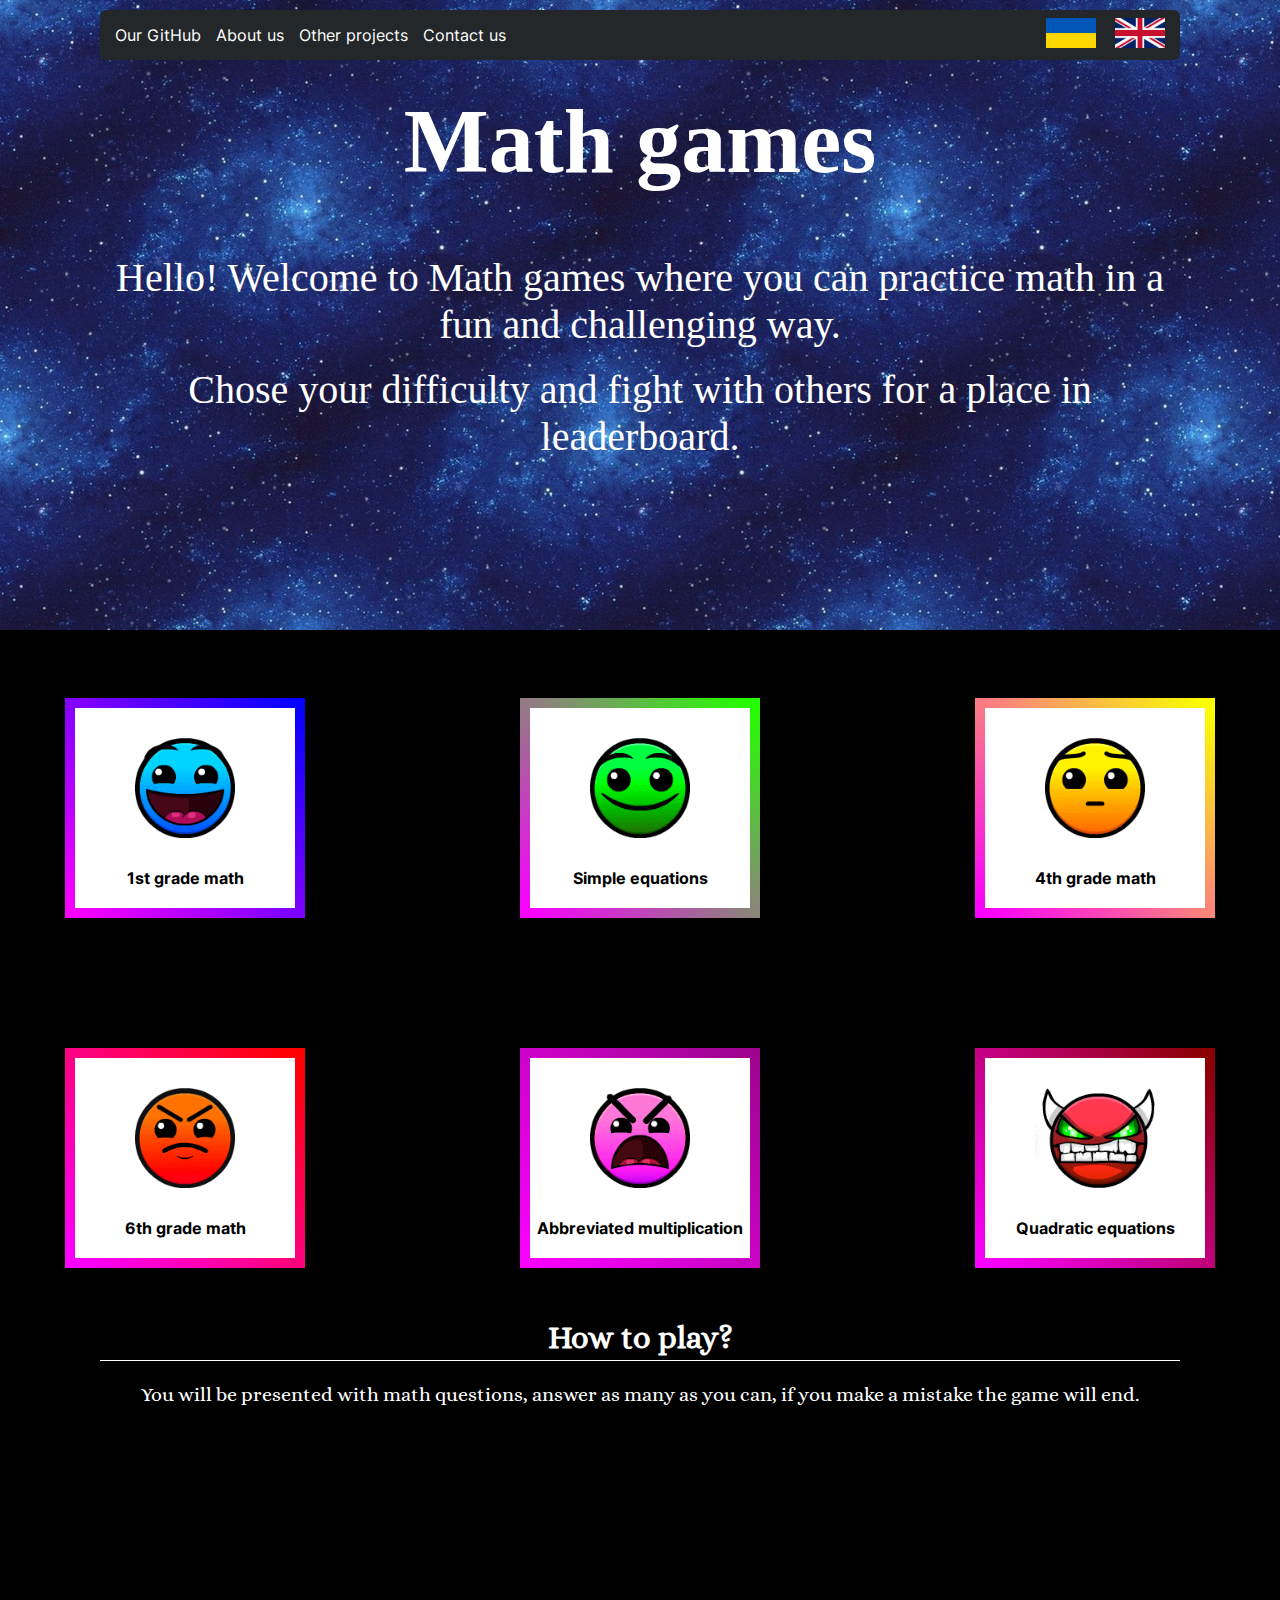
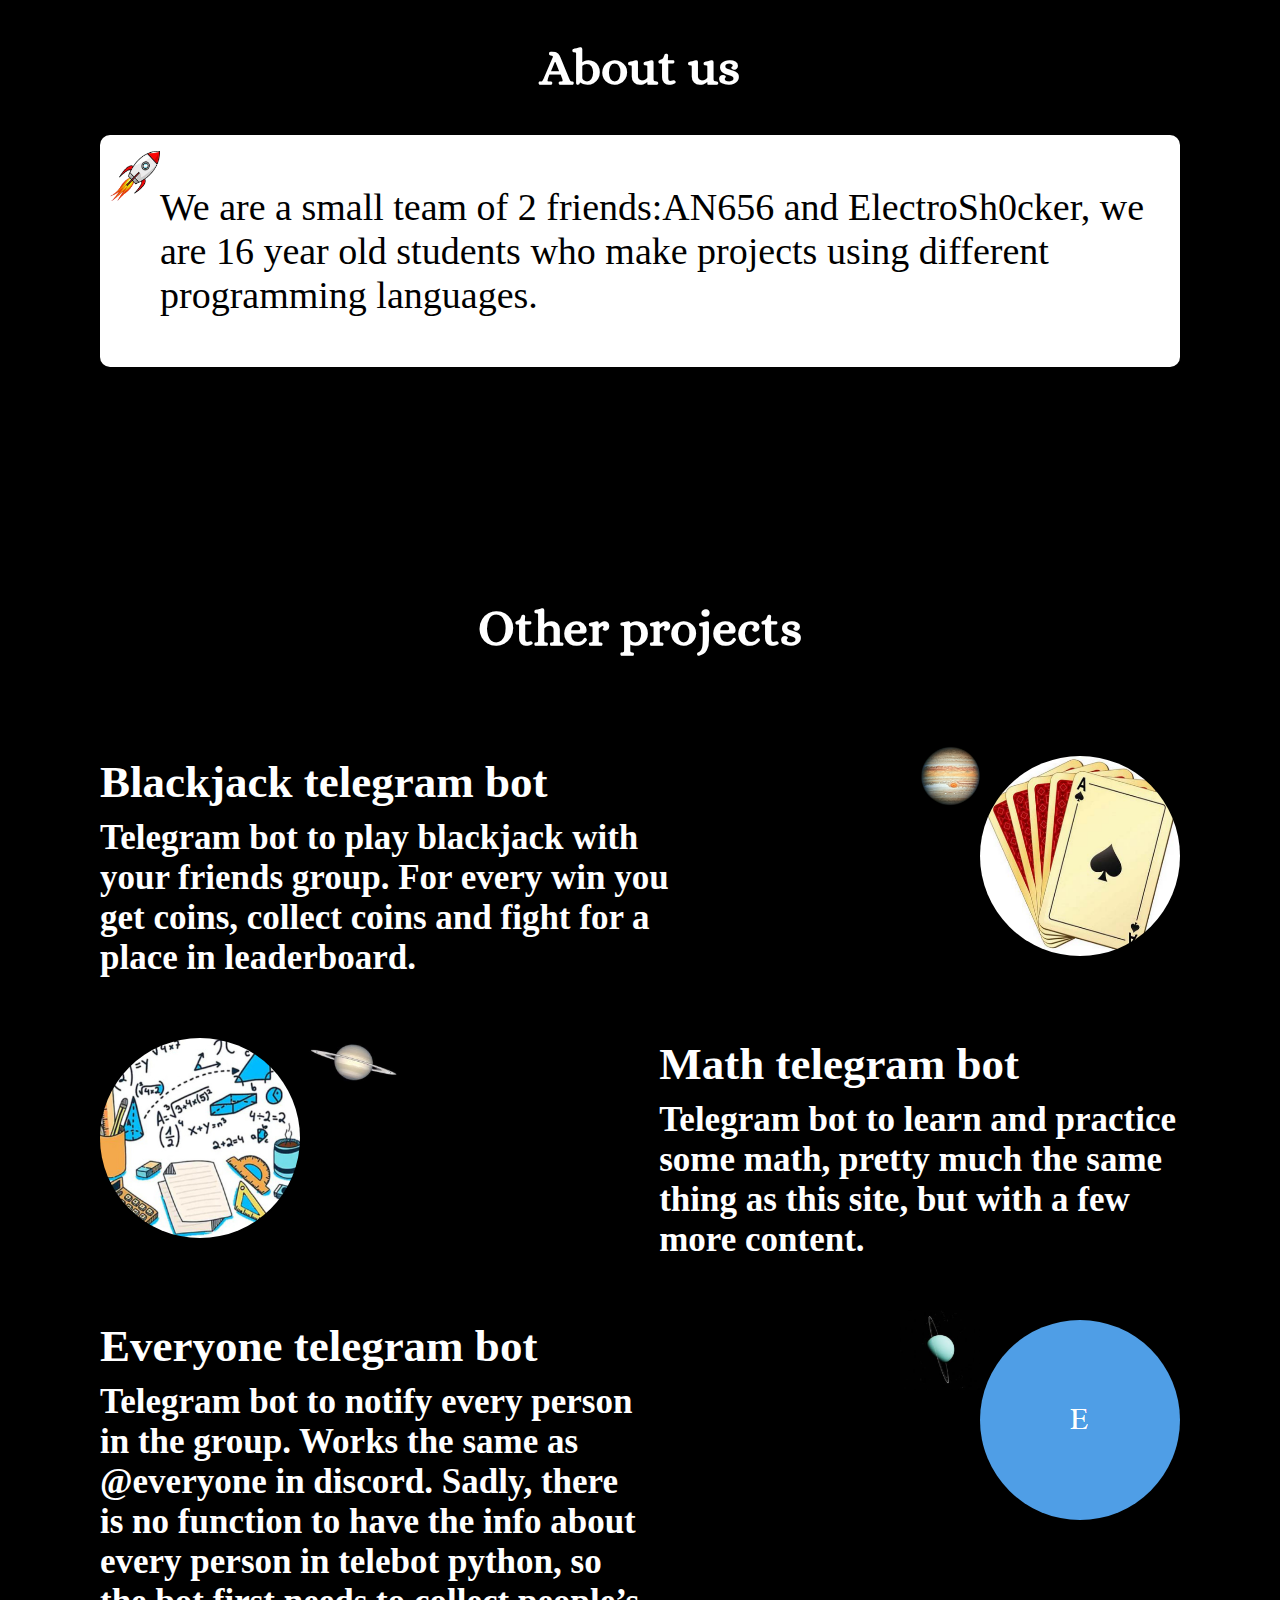
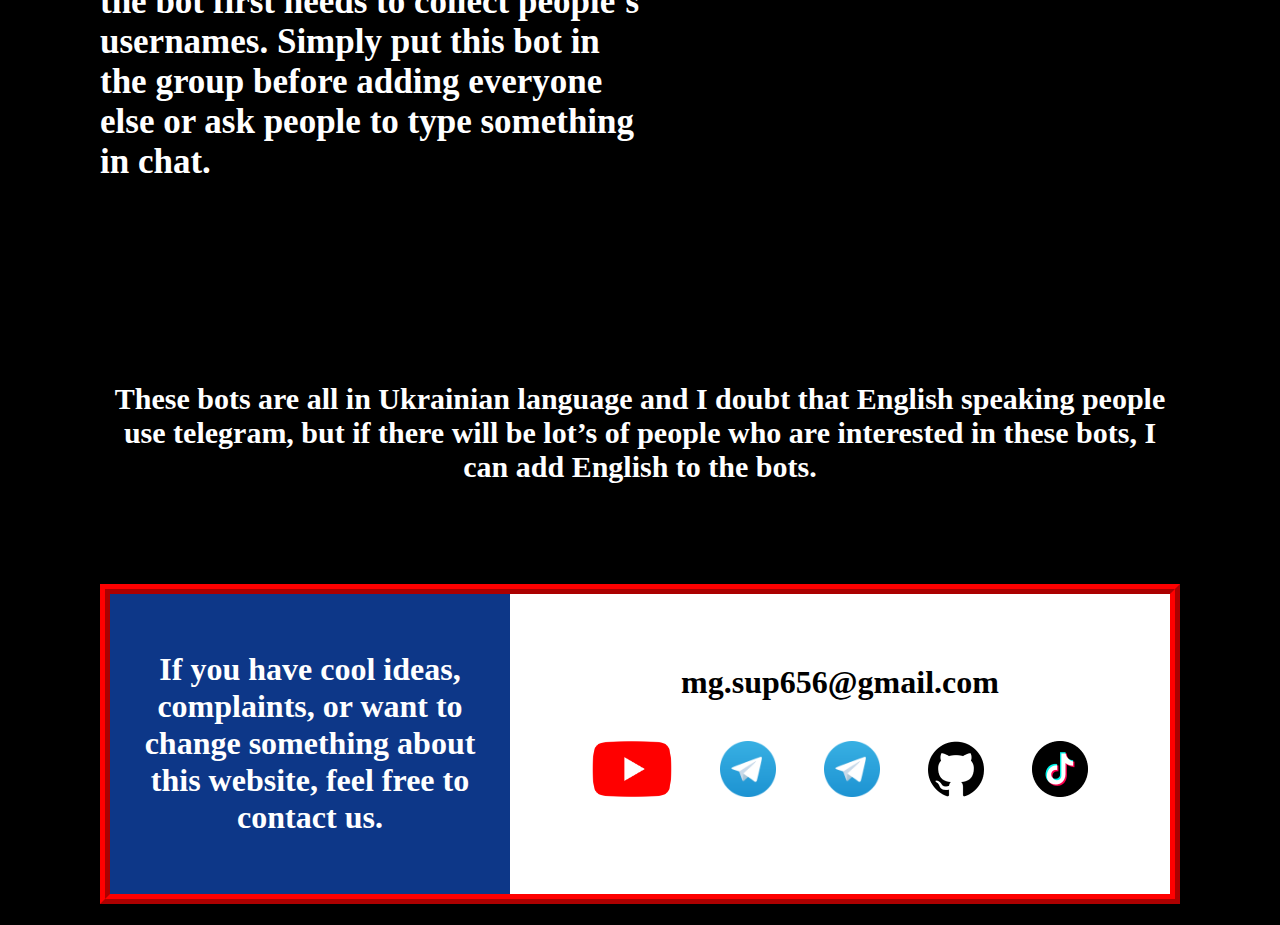
<file: BRAND NEW MATH SITE/index.html>
<!DOCTYPE html>
<html>
<head>
	<meta charset="utf-8">
	<link rel="stylesheet" href="NEW_Style.css">
	<meta name="viewport" content="width=device-width, initial-scale=1">
	<title></title>
		<div class="header_box">
		<a class="item" href = "https://github.com/ElectroSh0ker/Math_Gen">Our GitHub</a>
		<a class="item" href="#About_us">About us</a>
		<a class="item" href="#Other_projects">Other projects</a>
		<a class="item" href="#contact_section">Contact us</a>
		<div class="img_box">
			<a href="" class="click"><img src="Assets/Flag_of_Ukraine.webp" class="img" title="Switch to Ukranian"></a>
			<a href="" class="click"><img src="Assets/Flag_of_the_United_Kingdom.webp" class="img" title="Switch to English"></a>
		</div>
	</div>
</head>
<body>
<div class="bg_img">
	<h1 class= "MG">Math games</h1>
	<div class="text1">Hello! Welcome to Math games where you can practice math in a fun and challenging way.</div>
	<br>
	<div class="text1">Chose your difficulty and fight with others for a place in leaderboard.</div>
</div>	
<br>
<div class="difficulty_box">
	<div class="border1">
		<div class="difficulty_item"><img src="Assets/Easy_Icon.webp" class="difficulty_img"><div class="game_link">1st grade math</div></div>
	</div>
	<div class="border2">
		<div class="difficulty_item"><img src="Assets/Normal_Icon.webp" class="difficulty_img"><div class="game_link">Simple equations</div></div>
	</div>
	<div class="border3">
		<div class="difficulty_item"><img src="Assets/Hard_Icon.webp" class="difficulty_img"><div class="game_link">4th grade math</div></div>
	</div>
	<div class="border4">
		<div class="difficulty_item"><img src="Assets/Harder_Icon.webp" class="difficulty_img"><div class="game_link">6th grade math</div></div>
	</div>
	<div class="border5">
		<div class="difficulty_item"><img src="Assets/Insane_Icon.webp" class="difficulty_img"><div class="game_link">Abbreviated multiplication</div></div>
	</div>
	<div class="border6">
		<div class="difficulty_item"><img src="Assets/HardDemon_Icon.webp" class="difficulty_img2"><div class="game_link">Quadratic equations</div></div>
	</div>
</div>
<h1 class="htp">How to play?</h1>
<div class="center">You will be presented with math questions, answer as many as you can, if you make a mistake the game will end.</div>
<h1 class="htp2" id="About_us">About us</h1>
<div class="introduction"><img src="Assets/space_ship.png" class="space_img">We are a small team of 2 friends:AN656 and ElectroSh0cker, we are 16 year old students who make projects using different programming languages.</div>
<h1 class="htp2" id="Other_projects">Other projects<h1>
<div class="wrapper">
	<div>
		<div class="wrap_item">Blackjack telegram bot</div>
		<div class="wrap_item2">Telegram bot to play blackjack with your friends group. For every win you get coins, collect coins and fight for a place in leaderboard. </div>
	</div>
	<img src="Assets/Jupiter.png" class="wrap_img_jup" ><img src="Assets/Bj_bot.png" class="wrap_img2">
</div>
<div class="wrapper">
	<img src="Assets/Math_bot.jpg" class="wrap_img2"><img src="Assets/Saturn.png" class="wrap_img_sat">
	<div>
		<div class="wrap_item3">Math telegram bot</div>
		<div class="wrap_item4">Telegram bot to learn and practice some math, pretty much the same thing as this site, but with a few more content.</div>
	</div>
</div>
<div class="wrapper">
	<div>
		<div class="wrap_item">Everyone telegram bot</div>
		<div class="wrap_item5">Telegram bot to notify every person in the group. Works the same as @everyone in discord. Sadly, there is no function to have the info about every person in telebot python, so the bot first needs to collect people’s usernames. Simply put this bot in the group before adding everyone else or ask people to type something in chat.</div>
	</div>
	<img src="Assets/Uran.png" class="wrap_img_ur"><img src="Assets/E_bot.png" class="wrap_img2">
</div>
<div class="dop_text">These bots are all in Ukrainian language and I doubt that English speaking people use telegram, but if there will be lot’s of people who are interested in these bots, I can add English to the bots.</div>	
</body>
<footer>
	<div class="foot">
		<div class="blue_div" id="contact_section">If you have cool ideas, complaints, or want to change something about this website, feel free to contact us.</div>
		<div class="s_media_wraper">
			<div class ="email">mg.sup656@gmail.com</div>
			<div>
				<a href="https://www.youtube.com/channel/UCHyMXBZVf92sVxRCnmjUQaA"><img src="Assets/YouTube_icon.png" class="s_media2"></a>
				<a id="Contact_us" href="https://t.me/an656x"><img src="Assets/Telegram_Icon.webp" class="s_media"></a>
				<a href="https://t.me/ElectroSh0cker"><img src="Assets/Telegram_Icon.webp" class="s_media"></a>
				<a href="https://github.com/AN656"><img src="Assets/GitHub_icon.png" class="s_media"></a>
				<a href="https://www.tiktok.com/@_an656_?_t=8eGOm1M0onW&_r=1"><img src="Assets/Tiktok_icon.png" class="s_media"></a>
			</div>
		</div>
	</div>
</footer>
</html>
</file>
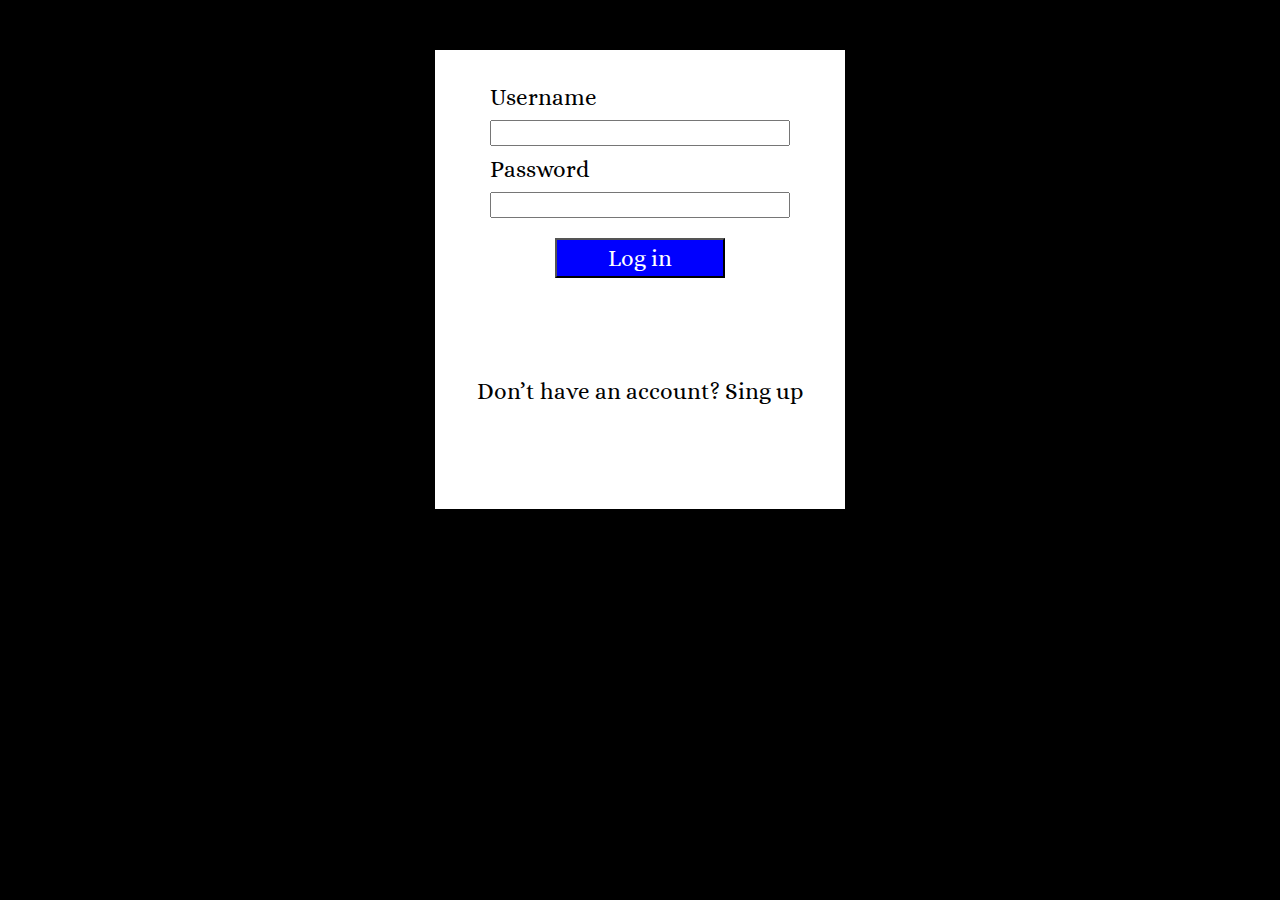
<file: BRAND NEW MATH SITE/login.html>
<!DOCTYPE html>
<html>
<head>
	<meta charset="utf-8">
	<style type="text/css">
		@font-face {
  		font-family: "Alice";
  		src: url("Alice-Regular.ttf");
			}

		body{
			background-color: black;
		}
		.register{
			width: 410px;
			height: 459px;
			margin-left	: auto;
			margin-right: auto;
			margin-top: 50px;
			background-color: white;
			display: flex;
			flex-direction: column;
			font-size: 23px;
			font-family: Alice;
		}
		.label1{
			margin-top	: 34px;
			margin-left	: 55px;
		}
		.label2{
			margin-top	: 10px;
			margin-left	: 55px;
		}
		.inputs{
			width: auto;
			height: 20px;
			margin-left	: 55px;
			margin-right: 55px;
			margin-top: 10px;
		}
		.buttons{
			margin-left: auto;
			margin-right: auto;
			width: 170px;
			height: 40px;
			background-color: blue;
			margin-top: 20px;
			color: white;
			font-size: 23px;
			font-family: Alice;
		}
		.last_text {
			margin-top: 100px;
			margin-left: auto;
			margin-right: auto;
		}
	</style>
	<meta name="viewport" content="width=device-width, initial-scale=1">
	<title></title>
</head>
<body>
<div class="register">
	<div class="label1">Username</div>
	<input class="inputs">
	<div class="label2">Password</div>
	<input class="inputs">
	<button class="buttons">Log in</button>
	<div class="last_text">Don’t have an account? Sing up</div>
</div>
</body>
</html>
</file>
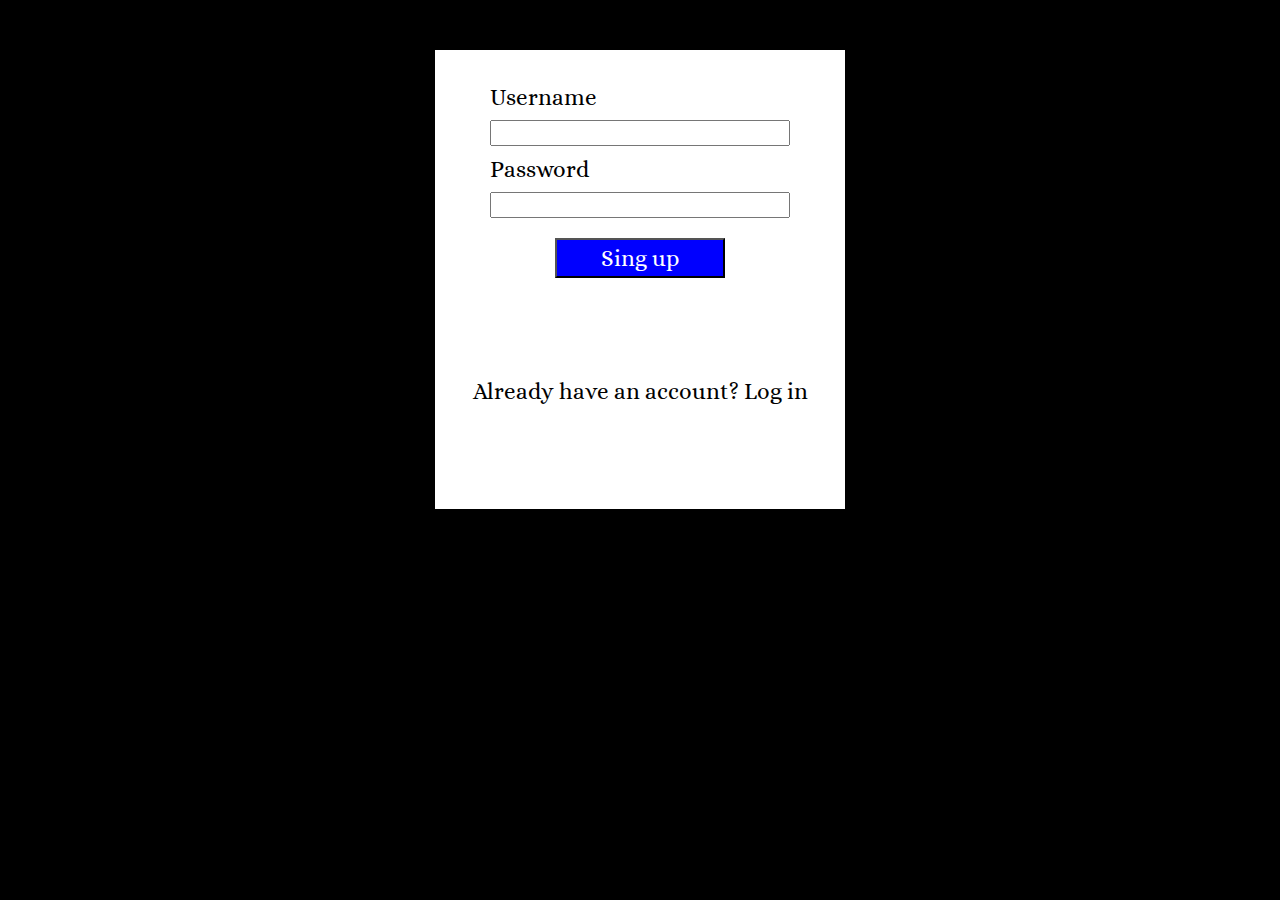
<file: BRAND NEW MATH SITE/registration.html>
<!DOCTYPE html>
<html>
<head>
	<meta charset="utf-8">
	<style type="text/css">
		@font-face {
  		font-family: "Alice";
  		src: url("Alice-Regular.ttf");
			}

		body{
			background-color: black;
		}
		.register{
			width: 410px;
			height: 459px;
			margin-left	: auto;
			margin-right: auto;
			margin-top: 50px;
			background-color: white;
			display: flex;
			flex-direction: column;
			font-size: 23px;
			font-family: Alice;
		}
		.label1{
			margin-top	: 34px;
			margin-left	: 55px;
		}
		.label2{
			margin-top	: 10px;
			margin-left	: 55px;
		}
		.inputs{
			width: auto;
			height: 20px;
			margin-left	: 55px;
			margin-right: 55px;
			margin-top: 10px;
		}
		.buttons{
			margin-left: auto;
			margin-right: auto;
			width: 170px;
			height: 40px;
			background-color: blue;
			margin-top: 20px;
			color: white;
			font-size: 23px;
			font-family: Alice;
		}
		.last_text {
			margin-top: 100px;
			margin-left: auto;
			margin-right: auto;
		}
	</style>
	<meta name="viewport" content="width=device-width, initial-scale=1">
	<title></title>
</head>
<body>
<div class="register">
	<div class="label1">Username</div>
	<input class="inputs">
	<div class="label2">Password</div>
	<input class="inputs">
	<button class="buttons">Sing up</button>
	<div class="last_text">Already have an account? Log in</div>
</div>
</body>
</html>
</file>
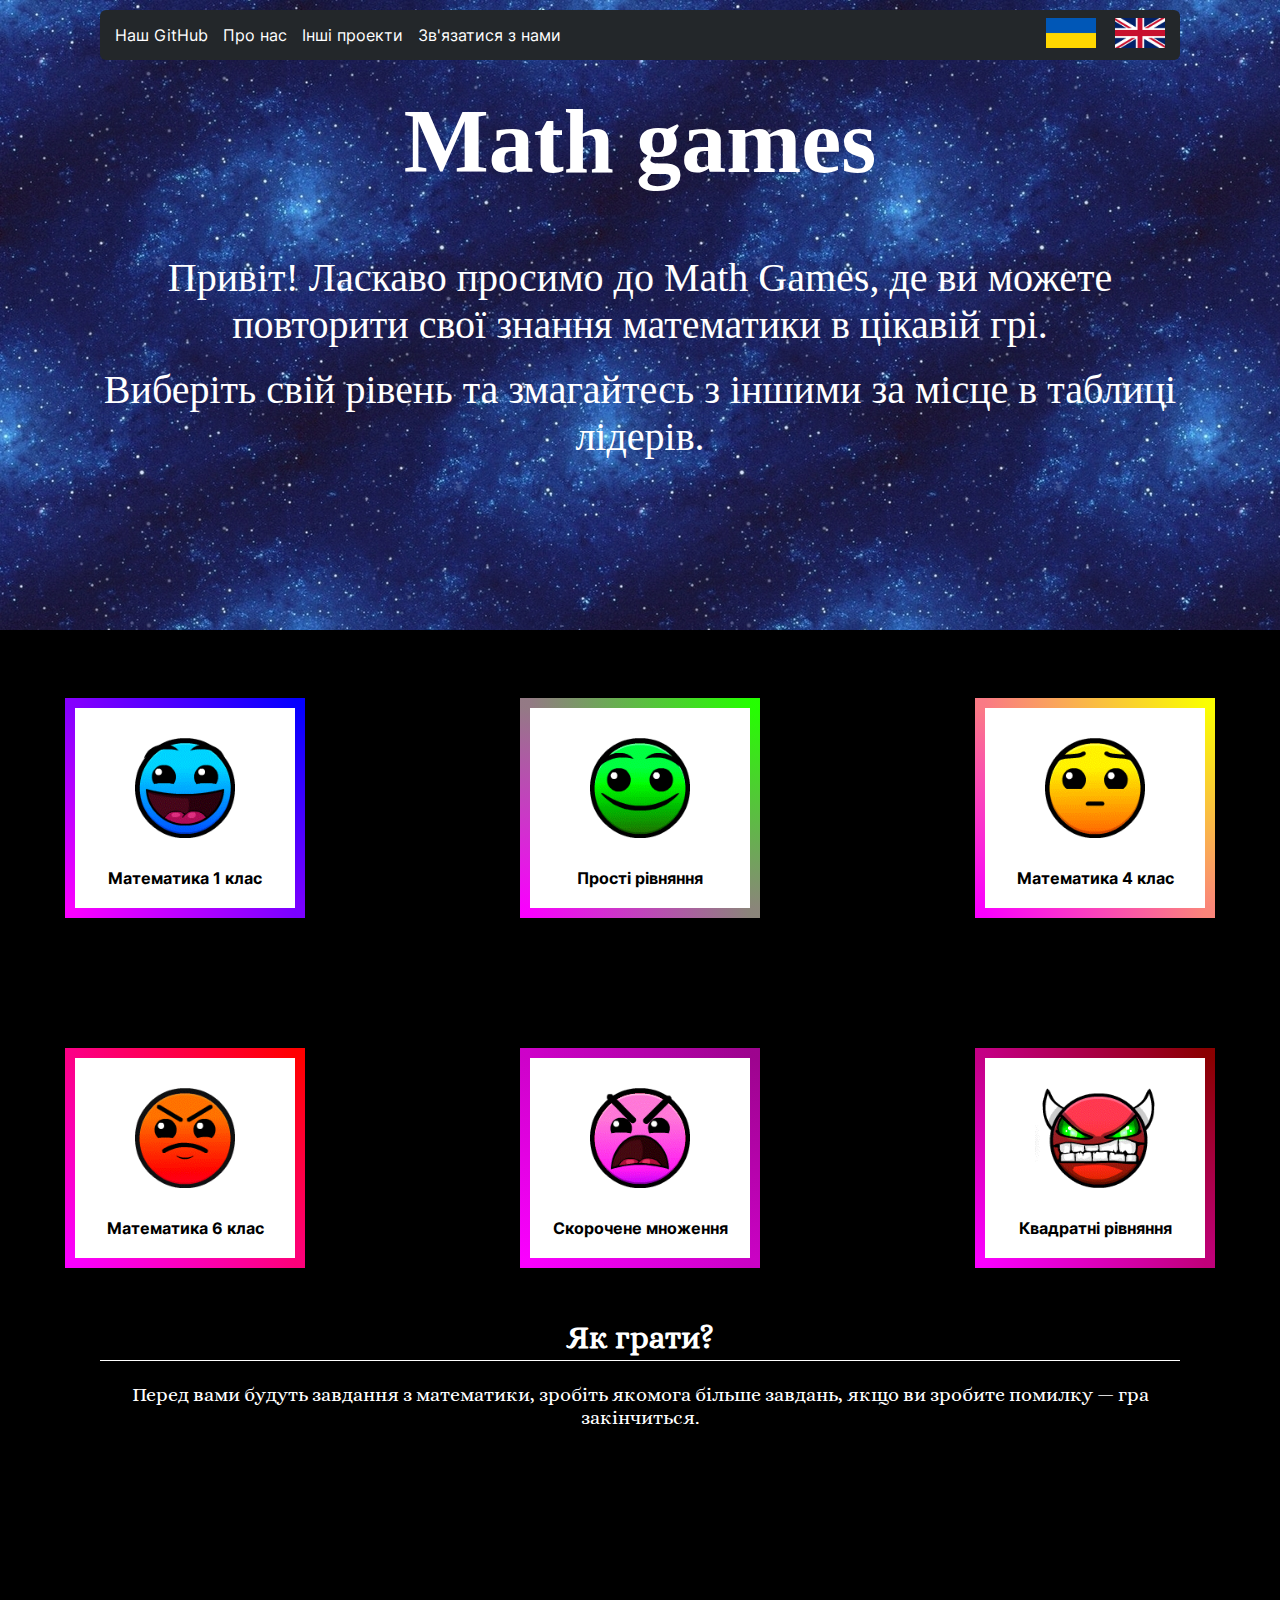
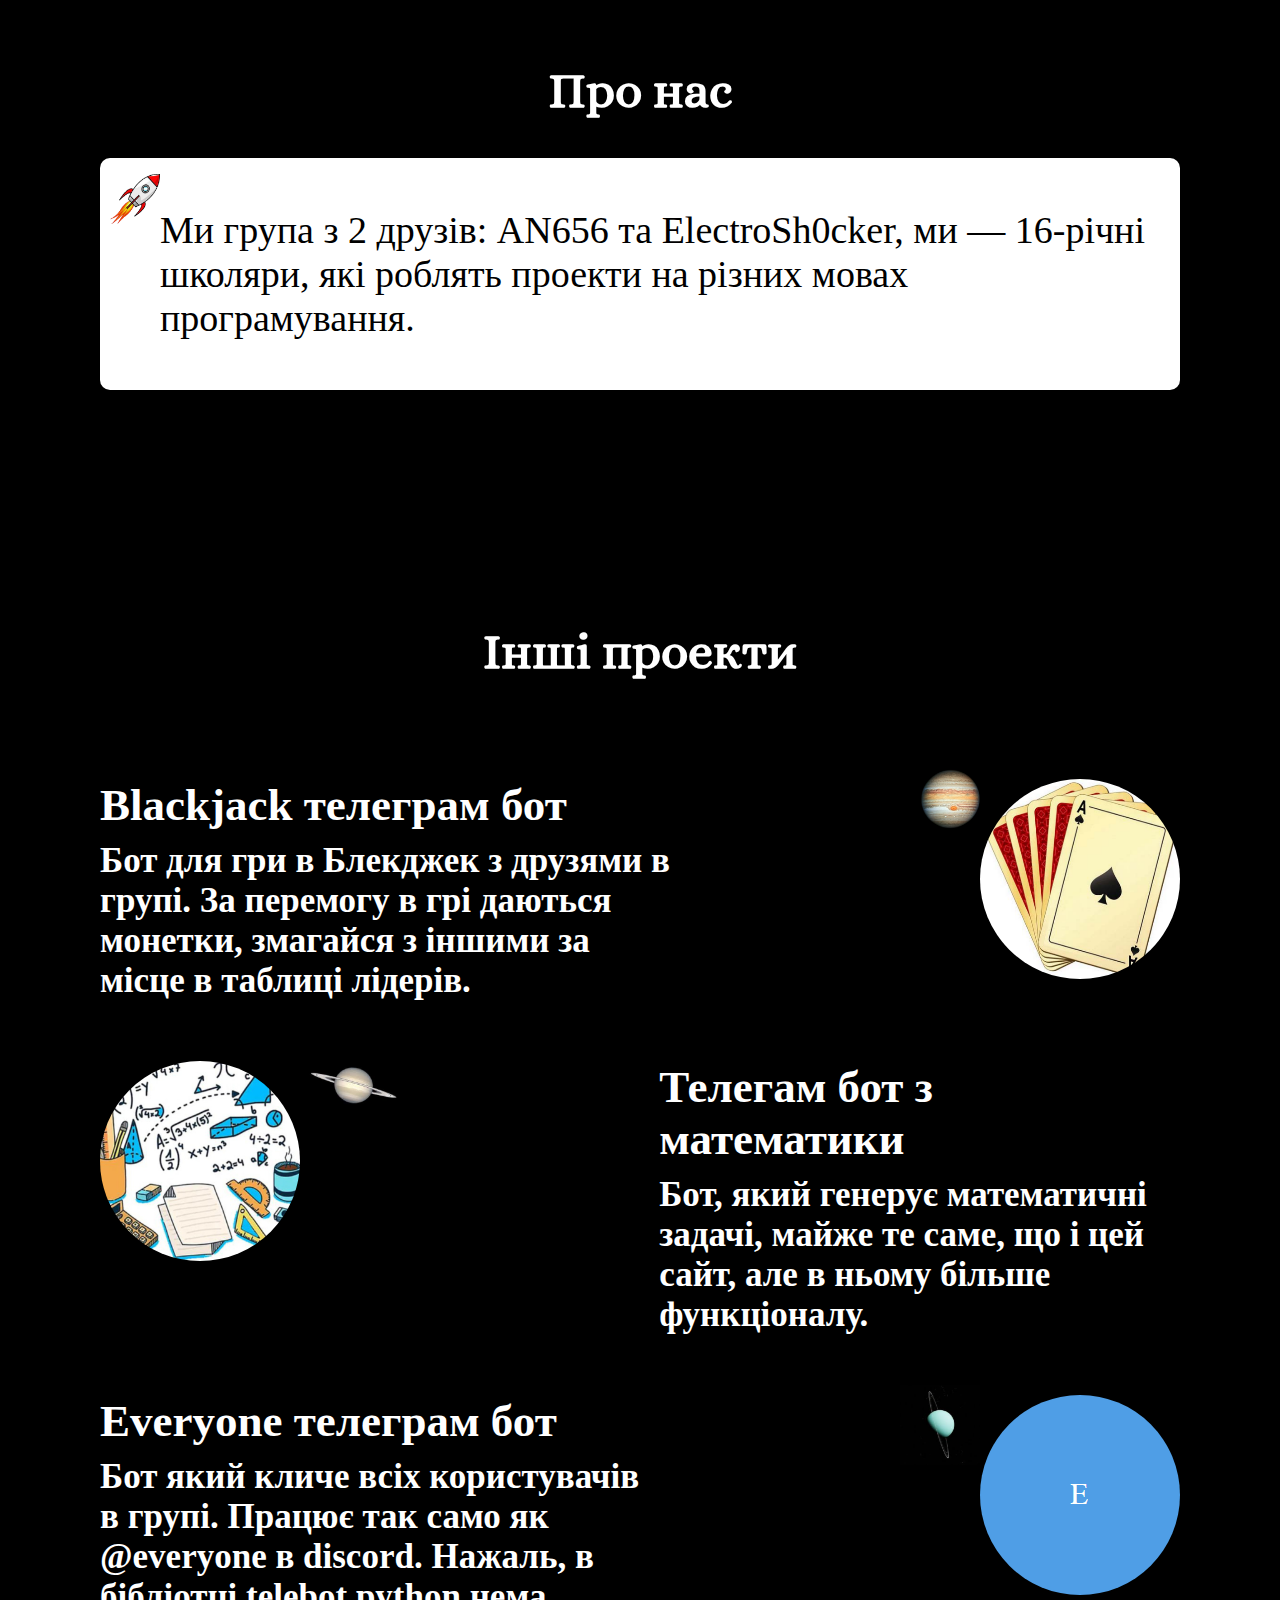
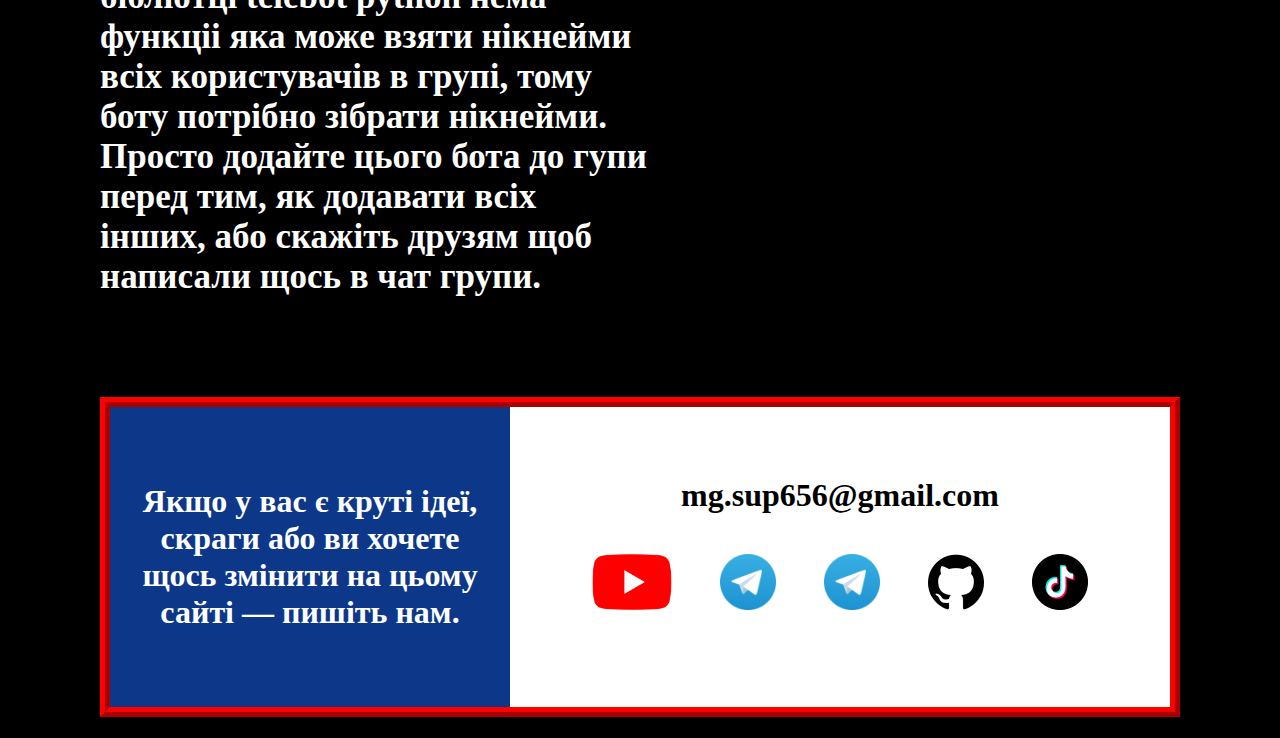
<file: BRAND NEW MATH SITE/ua.html>
<!DOCTYPE html>
<html>
<head>
	<meta charset="utf-8">
	<link rel="stylesheet" href="NEW_Style.css">
	<meta name="viewport" content="width=device-width, initial-scale=1">
	<title></title>
		<div class="header_box">
		<a class="item" href = "https://github.com/ElectroSh0ker/Math_Gen">Наш GitHub</a>
		<a class="item" href="#About_us">Про нас</a>
		<a class="item" href="#Other_projects">Інші проекти</a>
		<a class="item" href="#contact_section">Зв'язатися з нами</a>
		<div class="img_box">
			<a href="" class="click"><img src="Assets/Flag_of_Ukraine.webp" class="img" title="Перейти на українську"></a>
			<a href="" class="click"><img src="Assets/Flag_of_the_United_Kingdom.webp" class="img" title="Перейти на англійську"></a>
		</div>
	</div>
</head>
<body>
<div class="bg_img">
	<h1 class= "MG">Math games</h1>
	<div class="text1">Привіт! Ласкаво просимо до Math Games, де ви можете повторити свої знання математики в цікавій грі.</div>
	<br>
	<div class="text1">Виберіть свій рівень та змагайтесь з іншими за місце в таблиці лідерів.</div>
</div>	
<br>
<div class="difficulty_box">
	<div class="border1">
		<div class="difficulty_item"><img src="Assets/Easy_Icon.webp" class="difficulty_img"><div class="game_link">Математика 1 клас</div></div>
	</div>
	<div class="border2">
		<div class="difficulty_item"><img src="Assets/Normal_Icon.webp" class="difficulty_img"><div class="game_link">Прості рівняння</div></div>
	</div>
	<div class="border3">
		<div class="difficulty_item"><img src="Assets/Hard_Icon.webp" class="difficulty_img"><div class="game_link">Математика 4 клас</div></div>
	</div>
	<div class="border4">
		<div class="difficulty_item"><img src="Assets/Harder_Icon.webp" class="difficulty_img"><div class="game_link">Математика 6 клас</div></div>
	</div>
	<div class="border5">
		<div class="difficulty_item"><img src="Assets/Insane_Icon.webp" class="difficulty_img"><div class="game_link">Скорочене множення</div></div>
	</div>
	<div class="border6">
		<div class="difficulty_item"><img src="Assets/HardDemon_Icon.webp" class="difficulty_img2"><div class="game_link">Квадратні рівняння</div></div>
	</div>
</div>
<h1 class="htp">Як грати?</h1>
<div class="center">Перед вами будуть завдання з математики, зробіть якомога більше завдань, якщо ви зробите помилку — гра закінчиться.</div>
<h1 class="htp2" id="About_us">Про нас</h1>
<div class="introduction"><img src="Assets/space_ship.png" class="space_img">Ми група з 2 друзів: AN656 та ElectroSh0cker, ми — 16-річні школяри, які роблять проекти на різних мовах програмування.</div>
<h1 class="htp2" id="Other_projects">Інші проекти<h1>
<div class="wrapper">
	<div>
		<div class="wrap_item">Blackjack телеграм бот</div>
		<div class="wrap_item2">Бот для гри в Блекджек з друзями в групі. За перемогу в грі даються монетки, змагайся з іншими за місце в таблиці лідерів.</div>
	</div>
	<img src="Assets/Jupiter.png" class="wrap_img_jup" ><img src="Assets/Bj_bot.png" class="wrap_img2">
</div>
<div class="wrapper">
	<img src="Assets/Math_bot.jpg" class="wrap_img2"><img src="Assets/Saturn.png" class="wrap_img_sat">
	<div>
		<div class="wrap_item3">Телегам бот з математики</div>
		<div class="wrap_item4">Бот, який генерує математичні задачі, майже те саме, що і цей сайт, але в ньому більше функціоналу.</div>
	</div>
</div>
<div class="wrapper">
	<div>
		<div class="wrap_item">Everyone телеграм бот</div>
		<div class="wrap_item5">Бот який кличе всіх користувачів в групі. Працює так само як @everyone в discord. Нажаль, в бібліотці telebot python нема функціі яка може взяти нікнейми всіх користувачів в групі, тому боту потрібно зібрати нікнейми. Просто додайте цього бота до гупи перед тим, як додавати всіх інших, або скажіть друзям щоб написали щось в чат групи.</div>
	</div>
	<img src="Assets/Uran.png" class="wrap_img_ur"><img src="Assets/E_bot.png" class="wrap_img2">
</div>
</body>
<footer>
	<div class="foot">
		<div class="blue_div">Якщо у вас є круті ідеї, скраги або ви хочете щось змінити на цьому сайті — пишіть нам.</div>
		<div class="s_media_wraper">
			<div class="email">mg.sup656@gmail.com</div>
			<div>
				<a href="https://www.youtube.com/channel/UCHyMXBZVf92sVxRCnmjUQaA"><img src="Assets/YouTube_icon.png" class="s_media2"></a>
				<a id="contact_section" href="https://t.me/an656x"><img src="Assets/Telegram_Icon.webp" class="s_media"></a>
				<a href="https://t.me/ElectroSh0cker"><img src="Assets/Telegram_Icon.webp" class="s_media"></a>
				<a href="https://github.com/AN656"><img src="Assets/GitHub_icon.png" class="s_media"></a>
				<a href="https://www.tiktok.com/@_an656_?_t=8eGOm1M0onW&_r=1"><img src="Assets/Tiktok_icon.png" class="s_media"></a>
			</div>
		</div>
	</div>
</footer>
</html>
</file>
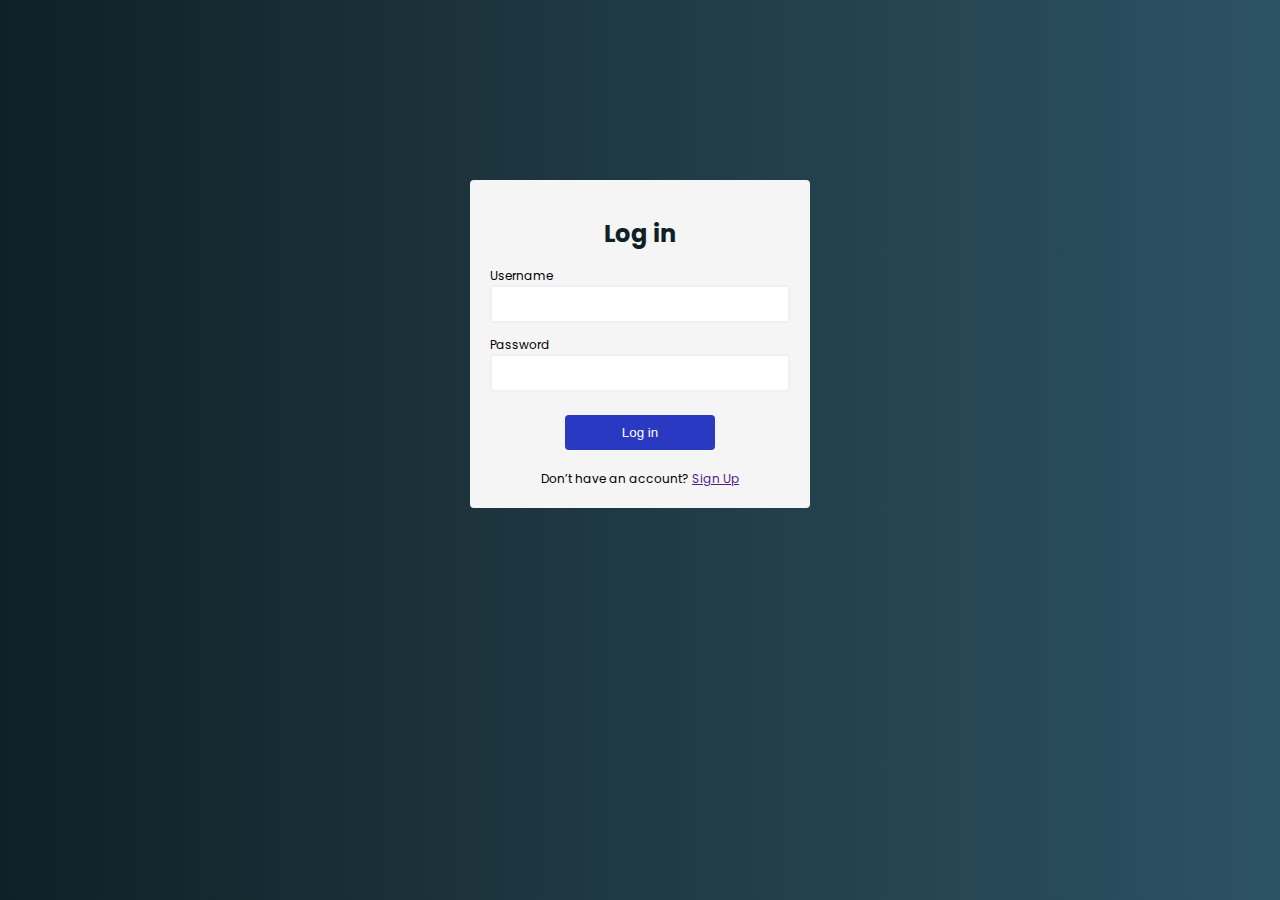
<file: test/log-in-eng.html>
<html lang="en">
<head>
    <meta charset="UTF-8">
    <meta http-equiv="X-UA-Compatible" content="IE=edge">
    <meta name="viewport" content="width=device-width, initial-scale=1.0">
    <title>Log in</title>
    <link rel="preconnect" href="https://fonts.googleapis.com">
    <link rel="preconnect" href="https://fonts.gstatic.com" crossorigin>
    <link href="https://fonts.googleapis.com/css2?family=Poppins:wght@400;700&display=swap" rel="stylesheet">
    <link rel="stylesheet" href="./style.css">
    <script defer src="./script.js"></script>
</head>
<body>
    <div class="container">
        <form id="form" action="/">
            <h1>Log in</h1>
            <div class="input-control">
                <label for="username">Username</label>
                <input id="username" name="username" type="text">
                <div class="error"></div>
            </div>
            <div class="input-control">
                <label for="password">Password</label>
                <input id="password"name="password" type="password">
                <div class="error"></div>
            </div>
            <button type="submit">Log in</button>
            <div class="bottom-text">Don’t have an account? <a href="">Sign Up</a></div>
        </form>    
    </div>
</body>
</html>
</file>
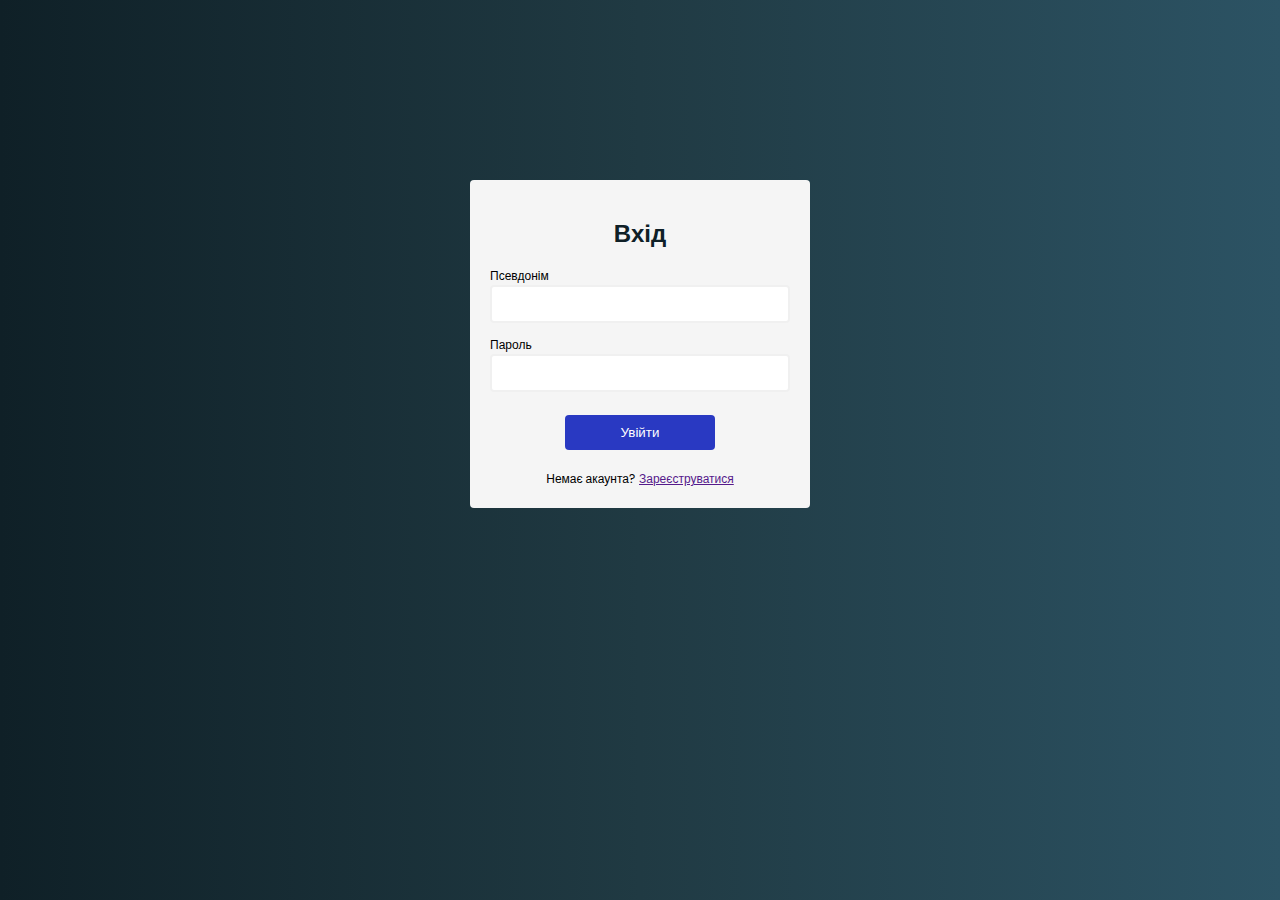
<file: test/log-in-ua.html>
<html lang="en">
<head>
    <meta charset="UTF-8">
    <meta http-equiv="X-UA-Compatible" content="IE=edge">
    <meta name="viewport" content="width=device-width, initial-scale=1.0">
    <title>Вхід</title>
    <link rel="preconnect" href="https://fonts.googleapis.com">
    <link rel="preconnect" href="https://fonts.gstatic.com" crossorigin>
    <link href="https://fonts.googleapis.com/css2?family=Poppins:wght@400;700&display=swap" rel="stylesheet">
    <link rel="stylesheet" href="./style.css">
    <script defer src="./script-ua.js"></script>
</head>
<body>
    <div class="container">
        <form id="form" action="/">
            <h1>Вхід</h1>
            <div class="input-control">
                <label for="username">Псевдонім</label>
                <input id="username" name="username" type="text">
                <div class="error"></div>
            </div>
            <div class="input-control">
                <label for="password">Пароль</label>
                <input id="password"name="password" type="password">
                <div class="error"></div>
            </div>
            <button type="submit">Увійти</button>
            <div class="bottom-text">Немає акаунта? <a href="">Зареєструватися</a></div>
        </form>    
    </div>
</body>
</html>
</file>
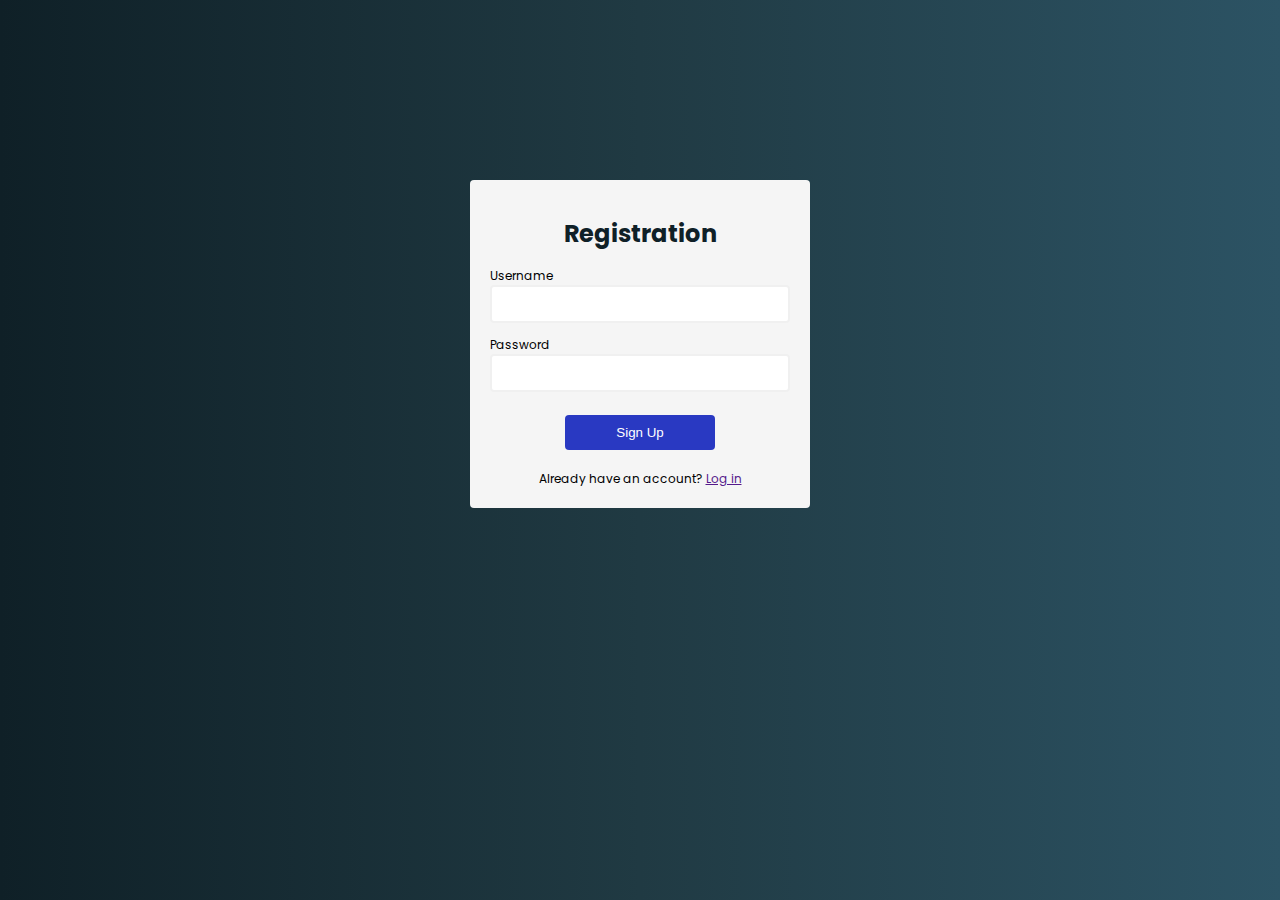
<file: test/registration-eng.html>
<html lang="en">
<head>
    <meta charset="UTF-8">
    <meta http-equiv="X-UA-Compatible" content="IE=edge">
    <meta name="viewport" content="width=device-width, initial-scale=1.0">
    <title>Registration</title>
    <link rel="preconnect" href="https://fonts.googleapis.com">
    <link rel="preconnect" href="https://fonts.gstatic.com" crossorigin>
    <link href="https://fonts.googleapis.com/css2?family=Poppins:wght@400;700&display=swap" rel="stylesheet">
    <link rel="stylesheet" href="./style.css">
    <script defer src="./script.js"></script>
</head>
<body>
    <div class="container">
        <form id="form" action="/">
            <h1>Registration</h1>
            <div class="input-control">
                <label for="username">Username</label>
                <input id="username" name="username" type="text">
                <div class="error"></div>
            </div>
            <div class="input-control">
                <label for="password">Password</label>
                <input id="password"name="password" type="password">
                <div class="error"></div>
            </div>
            <button type="submit">Sign Up</button>
            <div class="bottom-text">Already have an account? <a href="">Log in</a></div>
        </form>    
    </div>
</body>
</html>
</file>
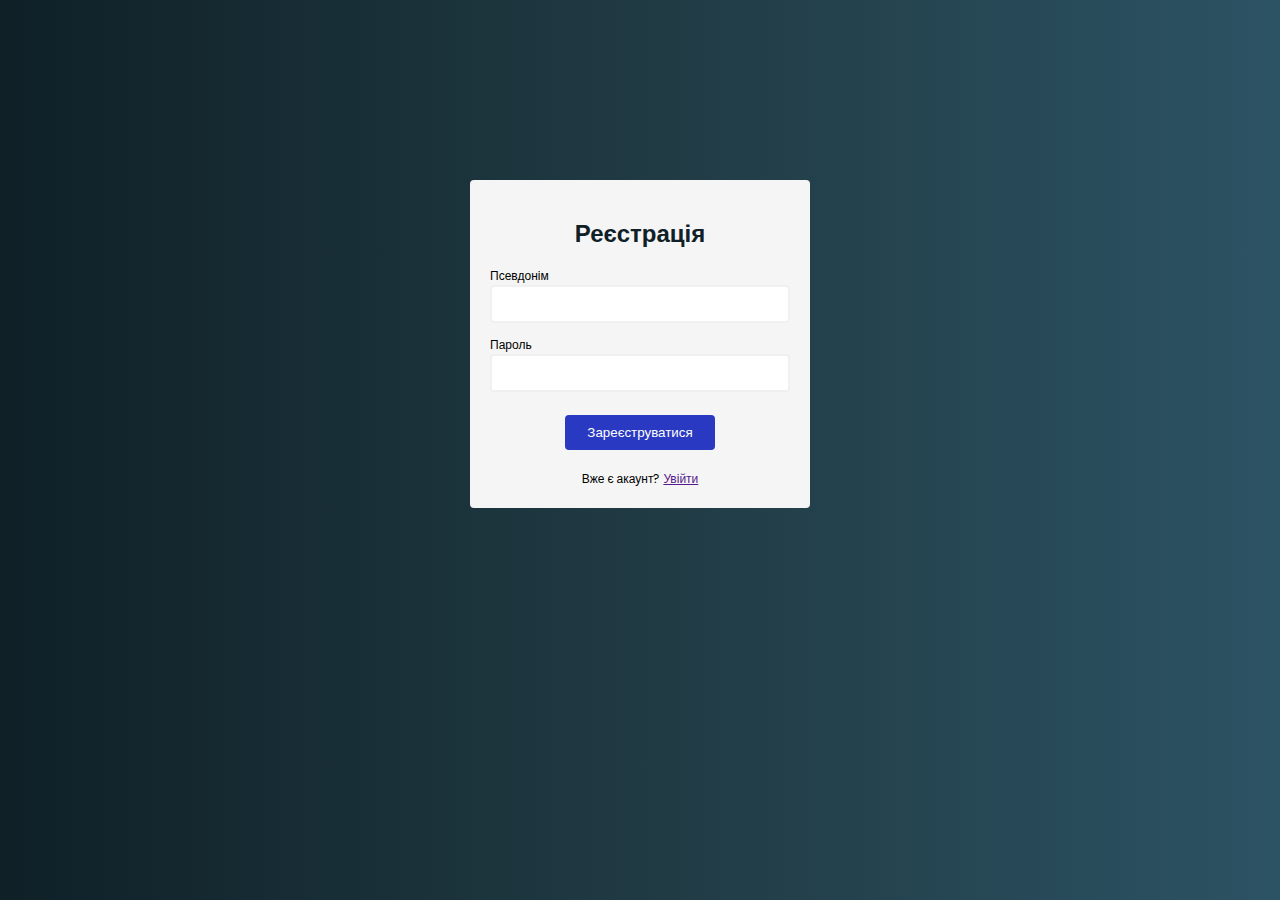
<file: test/registration-ua.html>
<html lang="en">
<head>
    <meta charset="UTF-8">
    <meta http-equiv="X-UA-Compatible" content="IE=edge">
    <meta name="viewport" content="width=device-width, initial-scale=1.0">
    <title>Реєстрація</title>
    <link rel="preconnect" href="https://fonts.googleapis.com">
    <link rel="preconnect" href="https://fonts.gstatic.com" crossorigin>
    <link href="https://fonts.googleapis.com/css2?family=Poppins:wght@400;700&display=swap" rel="stylesheet">
    <link rel="stylesheet" href="./style.css">
    <script defer src="./script-ua.js"></script>
</head>
<body>
    <div class="container">
        <form id="form" action="/">
            <h1>Реєстрація</h1>
            <div class="input-control">
                <label for="username">Псевдонім</label>
                <input id="username" name="username" type="text">
                <div class="error"></div>
            </div>
            <div class="input-control">
                <label for="password">Пароль</label>
                <input id="password"name="password" type="password">
                <div class="error"></div>
            </div>
            <button type="submit">Зареєструватися</button>
            <div class="bottom-text">Вже є акаунт? <a href="">Увійти</a></div>
        </form>    
    </div>
</body>
</html>
</file>
<file: BRAND NEW MATH SITE/NEW_Style.css>
html{
	scroll-behavior: smooth;
}

@font-face {
  		font-family: "Inter";
  		src: url("Assets/Inter-VariableFont_slnt,wght.ttf");
			}
@font-face{
	font-family: "Alice";
  	src: url("Assets/Alice-Regular.ttf");
}			
.header_box{
	margin-top: 10px;
	height: 50px;
	background-color: #23272a;
	border-radius: 6px;
	display: flex;
	color: white;
	align-items: center;
	position: fixed;
	left: 100px;
	right: 100px;
	z-index: 99;
}
.item{
	margin-left: 15px;
	font-family: Inter;
	transition-duration: 0.3s;
	transition-timing-function: linear;
	text-decoration: none;
	color: white;
}
.item:hover{	
	color: blueviolet;
	cursor: pointer;
	transition-duration: 0.3s;
	transition-timing-function: linear;
}
.click{
	cursor: pointer;
}
.img_box{
	margin-left: auto;
}
.img{
	width: 50px;
	height: 30px;
	margin-right: 15px;
}
.bg_img{
	padding-top: 10px;
	height: 620px;
	background-image: url("Assets/kosmosfon6.jpg");
}
body{
	margin: 0px;
	background-color: black;
}
.MG{
	padding-top: 20px;
	color: white;
	text-align: center;
	font-size: 90px;
}
.text1{
	color: white;
	text-align: center;
	font-size: 40px;
	margin-left: 100px;
	margin-right: 100px;
}
.difficulty_box{
	padding-top: 50px;
	display: grid;
	grid-template-columns: repeat(3, 240px);
	grid-template-rows: repeat(2, 250px);
	grid-column-gap: 215px;
	grid-row-gap: 100px;
	justify-content: center;
	margin-left: 100px;
	margin-right: 100px;

}
.difficulty_item{
	display: flex;
	align-items: center;
	justify-content: center;
	flex-direction: column;
	padding-bottom: 20px;
	background-color: white;
	border: solid 10px;
	border-image-source: inherit;
	border-image-slice: 1;
	font-family: Inter;
	font-weight: bold;
}
.border1{
	border-image-source: linear-gradient(45deg, #FA00FF, #0500FF);
}
.border2{
	border-image-source: linear-gradient(45deg, #FA00FF, #24FF00);
}
.border3{
	border-image-source: linear-gradient(45deg, #FA00FF, #FAFF00);
}
.border4{
	border-image-source: linear-gradient(45deg, #FA00FF, #FF0000);
}
.border5{
	border-image-source: linear-gradient(45deg, #FA00FF, #9D048E);
}
.border6{
	border-image-source: linear-gradient(45deg, #FA00FF, #8A0000);
}

.difficulty_img{
	width: 100px;
	height: 100px;
	padding: 30px;
}
.difficulty_img2{
	width: 120px;
	height: 100px;
	padding: 30px;
}
.game_link{
	transition-duration: 0.3s;
	transition-timing-function: linear;
}
.game_link:hover{	
	color: red;
	cursor: pointer;
	transition-duration: 0.3s;
	transition-timing-function: linear;
}
.htp{
	font-family: Alice;
	color: white;
	text-align: center;
	border-bottom: solid 1px white;
	margin-left: 100px;
	margin-right: 100px;
	padding-bottom: 5px;
}
.htp2{
	font-family: Alice;
	color: white;
	text-align: center;
	padding-top: 200px;
	margin-left: 100px;
	margin-right: 100px;
	padding-bottom: 5px;
	font-size: 50px;
}
.center{
	font-family: Alice;
	color: white;
	text-align: center;
	margin-left: 100px;
	margin-right: 100px;
	font-size: 20px;
}
.introduction{
	display: flex;
	align-items: center;
	justify-content: center;
	width: auto;
	margin-left: 100px;
	margin-right: 100px;
	height: 212px;
	background-color: white;
	font-size: 38px;
	padding: 10px;
	border-radius: 10px;
}
.space_img{
	margin-bottom: 150px;
	width: 50px;
	height: 50px;
}
.wrapper{
	display: flex;
	color: white;
	padding-top: 50px;
	margin-left: 100px;
	margin-right: 100px;
}
.wrap_item{
	padding-top: 10px;
	font-size: 45px;
}
.wrap_item2{
	padding-top: 10px;
	font-size: 35px;
	margin-right: 250px;
}
.wrap_item3{
	padding-top: 10px;
	font-size: 45px;
	margin-left: 250px;
}
.wrap_item4{
	padding-top: 10px;
	font-size: 35px;
	margin-left: 250px;
}
.wrap_item5{
	padding-top: 10px;
	font-size: 35px;
	margin-right: 250px;
}


.wrap_img_jup{
	width: 60px;
	height: 60px;
	animation-name: float1;
	animation-duration: 5s;
	animation-iteration-count: infinite;
	animation-direction: ease-out;
	position: relative;
}
@keyframes	float1 {
	0%{
		transform: translateY(-10px);
	}
	50% {
		transform: translateY(-30px);
	}
	100%{
		transform: translateY(-10px);
	}
}

.wrap_img2{
	border-radius: 50%;
	width: 200px;
	height: 200px;
	margin-top: 10px;
}
.wrap_img_sat{
	width: 120px;
	height: 70px;
	animation-name: float2;
	animation-duration: 3s;
	animation-iteration-count: infinite;
	animation-direction: ease-out;
	position: relative;
}
@keyframes	float2 {
	0%{
		transform: translateY(-20px);
	}
	50% {
		transform: translateY(-40px);
	}
	100%{
		transform: translateY(-20px);
	}
}

.wrap_img_ur{
	width: 80px;
	height: 80px;
	animation-name: float3;
	animation-duration: 4s;
	animation-iteration-count: infinite;
	animation-direction: ease-out;
	position: relative;
}
@keyframes	float3 {
	0%{
		transform: translateY(-20px);
	}
	50% {
		transform: translateY(-50px);
	}
	100%{
		transform: translateY(-20px);
	}
}
.dop_text{
	margin-top: 200px;
	text-align: center;
	color: white;
	font-size: 30px;
	margin-left: 100px;
	margin-right: 100px;
}
.foot{
	width: auto;
	height: 300px;
	display: flex;
	background-color: white;
	border: 10px ridge red;
	margin-top: 100px;
	margin-left: 100px;
	margin-right: 100px;
}
.blue_div{
	width: 380px;
	height: 280px;
	background-color: #0D3788;
	padding: 10px;
	color: white;
	display: flex;
	align-items: center;
	text-align: center;
}
.s_media_wraper{	
	display: flex;
	flex-direction: column;	
	margin-top: 70px;
	margin-left: auto;
	margin-right: auto;
}
.s_media{
	width: 56px;
	height: 56px;
	margin: 20px;
	margin-top: 40px;
}
.s_media2{
	width: 80px;
	height: 56px;
	margin: 20px;
	margin-top: 40px;	
}
.email{
	display: flex;
	justify-content: center;
}
</file>
<file: test/style.css>
body {
    background: linear-gradient(to right, #0f2027, #203a43, #2c5364);
    font-family: 'Poppins', sans-serif;
}

#form {
    width: 300px;
    margin: 20vh auto 0 auto;
    padding: 20px;
    background-color: whitesmoke;
    border-radius: 4px;
    font-size: 12px;
}

#form h1 {
    color: #0f2027;
    text-align: center;
}

#form button {
    padding: 10px;
    margin-top: 10px;
    width: 50%;
    color: white;
    background-color: rgb(41, 57, 194);
    border: none;
    border-radius: 4px;
    display: flex;
    justify-content: center;
    margin-left: auto;
    margin-right: auto;
    transition: all 0.2sec ease;
    cursor: pointer;
}

#form button:active{
    background-color: #3448ed;
    transform: scale(0.96);
}
.input-control {
    display: flex;
    flex-direction: column;
}

.input-control input {
    border: 2px solid #f0f0f0;
	border-radius: 4px;
	display: block;
	font-size: 12px;
	padding: 10px;
	width: 100%;
}

.input-control input:focus {
    outline: 0;
}

.input-control.success input {
    border-color: #09c372;
}

.input-control.error input {
    border-color: #ff3860;
}

.input-control .error {
    color: #ff3860;
    font-size: 9px;
    height: 13px;
}
.bottom-text{
    text-align: center;
    margin-top: 20px;
}
</file>
